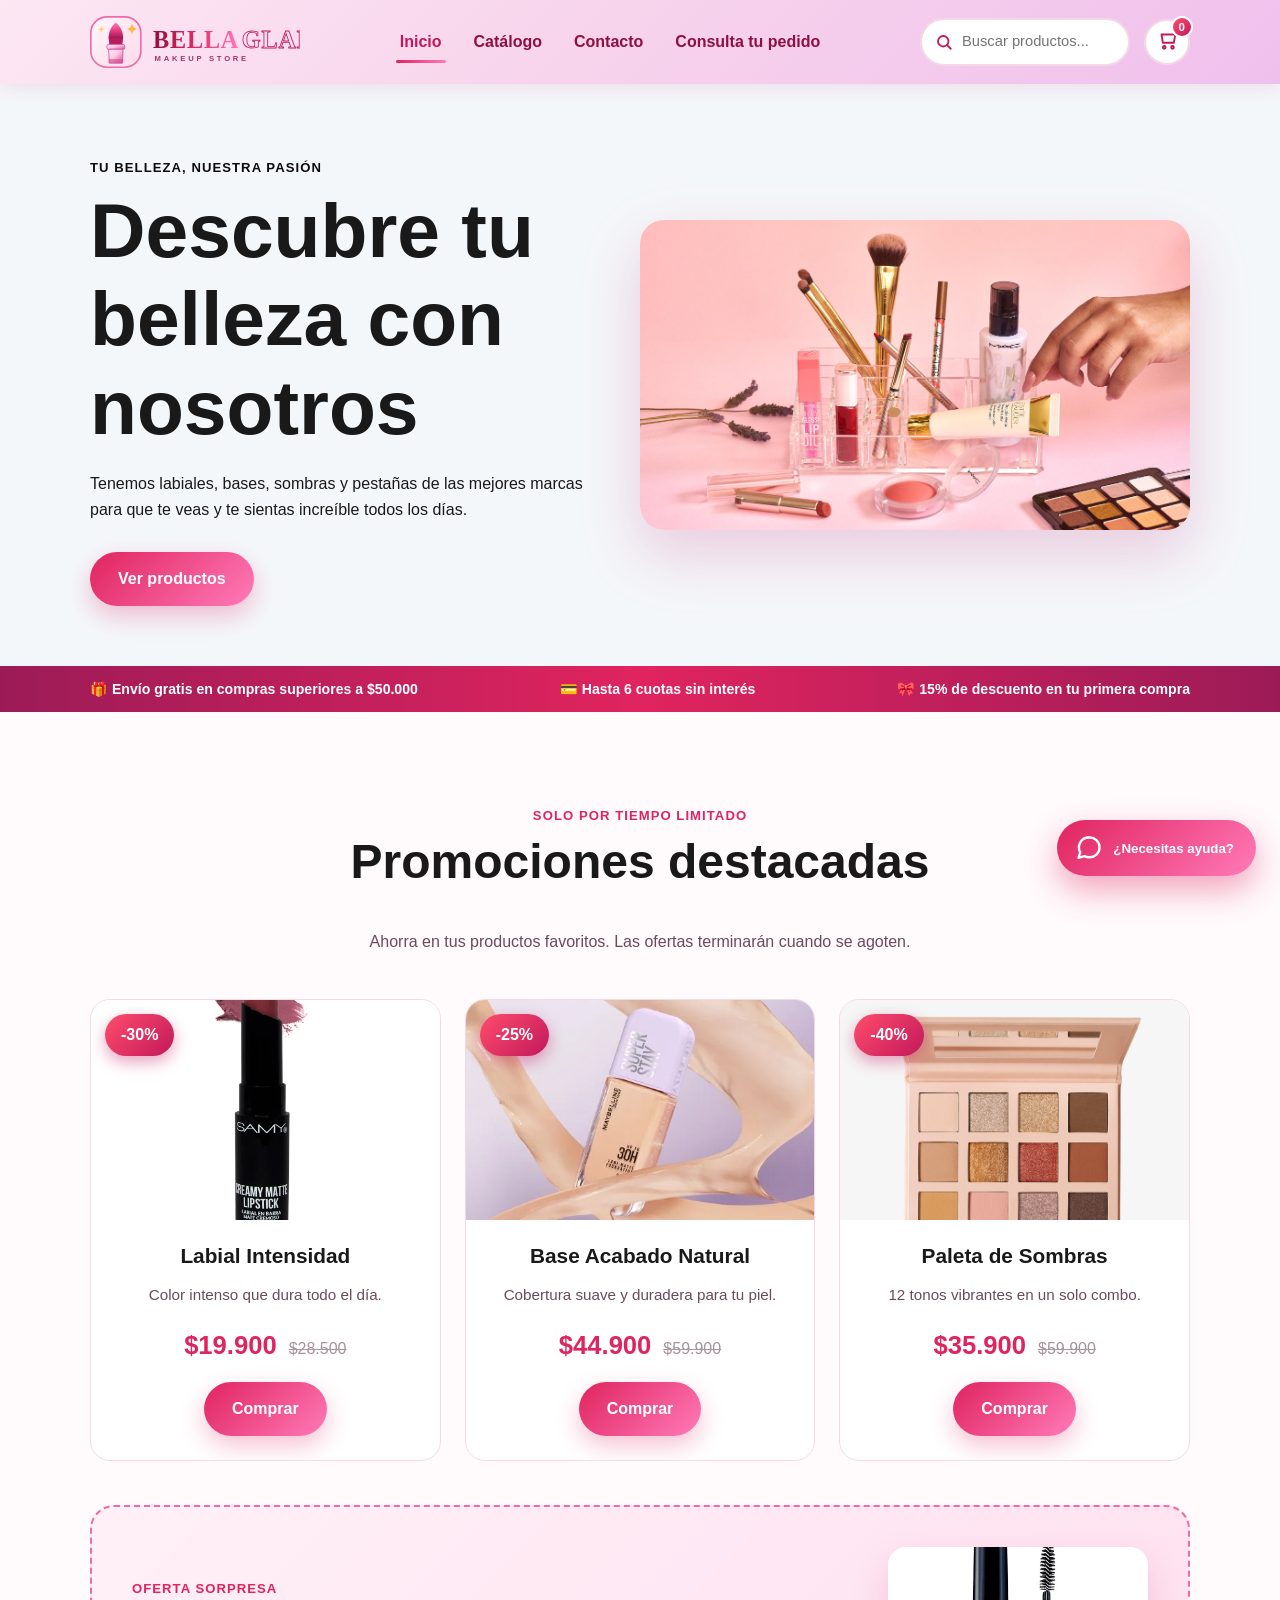
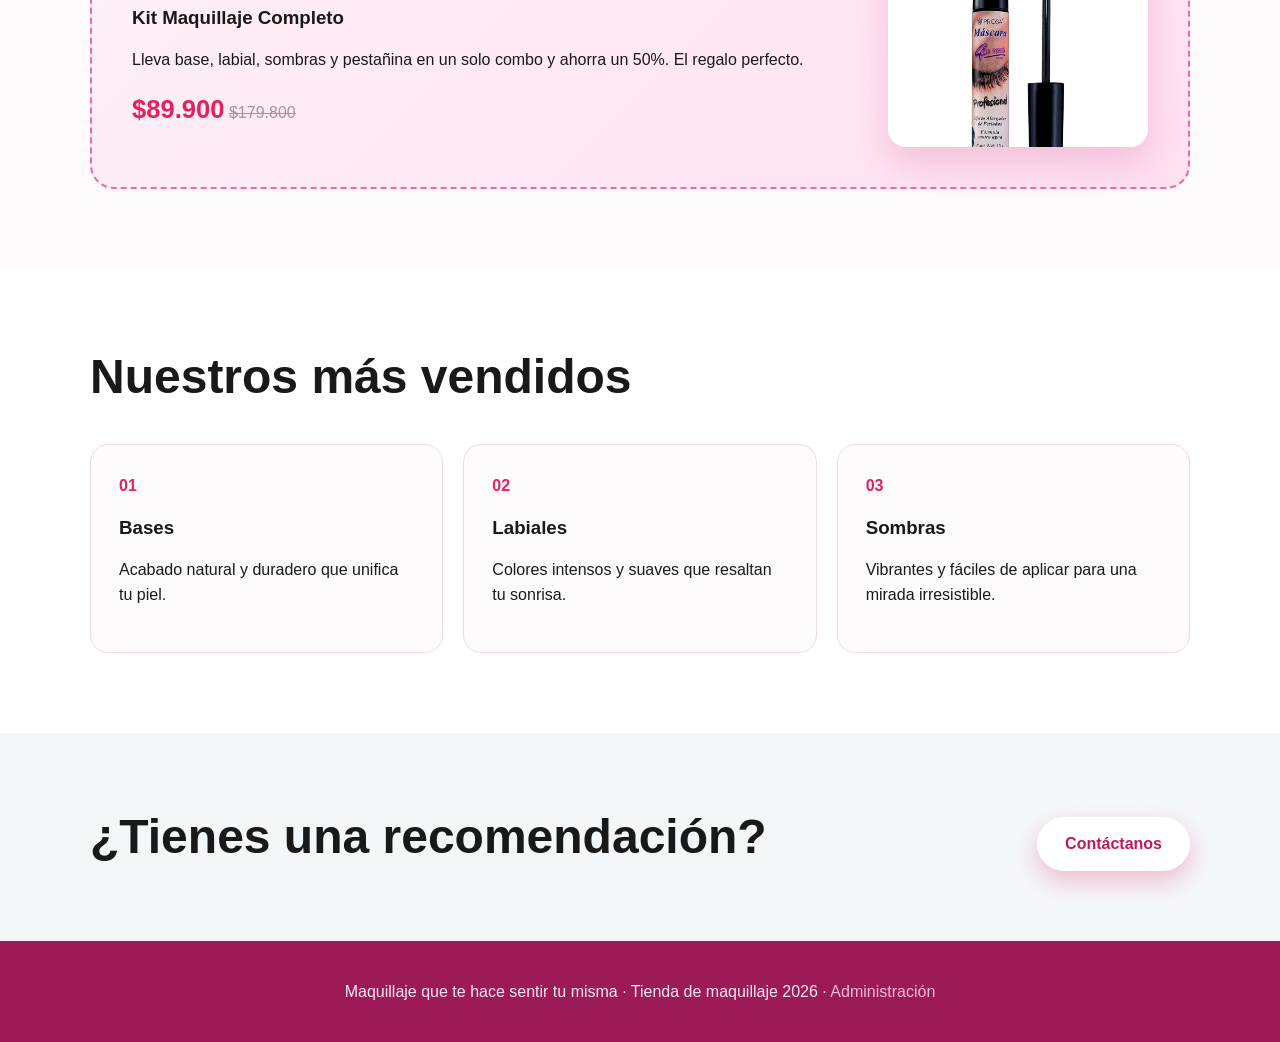
<file: index.html>
<!doctype html>
<html lang="es">
<head>
  <meta charset="UTF-8">
  <meta name="viewport" content="width=device-width, initial-scale=1">
  <meta name="description" content="Bella Glam, tu tienda de maquillaje. Labiales, bases, sombras y pestañas para que te maquilles con confianza.">
  <title>BELLA GLAM | Makeup Store</title>
  <link rel="icon" href="recursos/img/logo.svg" type="image/svg+xml">
  <link rel="stylesheet" href="estilos/style.css">
</head>
<body>

  <header class="encabezado" id="inicio">
    <div class="contenedor barra-superior">
      <a class="marca" href="index.html">
        <img class="marca-logo" src="recursos/img/logo.svg" alt="Bella Glam - Makeup Store">
      </a>
      <nav class="menu" aria-label="Menú principal">
        <a class="activo" href="index.html">Inicio</a>
        <a href="catalogo.html">Catálogo</a>
        <a href="contacto.html">Contacto</a>
        <a href="consulta.html">Consulta tu pedido</a>
      </nav>

      <div class="acciones-cabecera">
        <form class="buscador-cabecera" id="formBusquedaCabecera" role="search">
          <label class="visually-hidden" for="busquedaCabecera">Buscar productos</label>
          <input id="busquedaCabecera" type="search" placeholder="Buscar productos..." autocomplete="off">
          <span class="lupa"><svg viewBox="0 0 24 24" width="18" height="18" fill="none" stroke="currentColor" stroke-width="2.4" stroke-linecap="round" aria-hidden="true"><circle cx="11" cy="11" r="7"></circle><line x1="16.5" y1="16.5" x2="21" y2="21"></line></svg></span>
        </form>
        <button class="boton-carrito" type="button" data-abrir-carrito aria-label="Abrir carrito de compras">
          <span class="icono-carrito"><svg viewBox="0 0 24 24" width="22" height="22" fill="none" stroke="currentColor" stroke-width="2" stroke-linecap="round" stroke-linejoin="round" aria-hidden="true"><path d="M6 6h15l-1.5 9h-12z"></path><circle cx="9" cy="20" r="1.5"></circle><circle cx="18" cy="20" r="1.5"></circle></svg></span>
          <span class="contador-carrito" data-contador-carrito hidden>0</span>
        </button>
      </div>    </div>
  </header>

  <main>
    <section class="presentacion contenedor">
      <div class="presentacion-texto">
        <p class="etiqueta">Tu belleza, nuestra pasión</p>
        <h1>Descubre tu belleza con nosotros</h1>
        <p>Tenemos labiales, bases, sombras y pestañas de las mejores marcas para que te veas y te sientas increíble todos los días.</p>
        <a class="boton" href="catalogo.html">Ver productos</a>
      </div>
      <img src="recursos/img/blog_novinkymakeupZaFue0267ret169_f8f004.jpg" alt="Maquillaje de la marca Bella Glam">
    </section>

    <div class="barra-ofertas">
      <div class="contenedor">
        <span>🎁 Envío gratis en compras superiores a $50.000</span>
        <span>💳 Hasta 6 cuotas sin interés</span>
        <span>🎀 15% de descuento en tu primera compra</span>
      </div>
    </div>

    <section class="promociones">
      <div class="contenedor">
        <div class="promociones-titulo">
          <p class="etiqueta">Solo por tiempo limitado</p>
          <h2>Promociones destacadas</h2>
          <p class="promociones-intro">Ahorra en tus productos favoritos. Las ofertas terminarán cuando se agoten.</p>
        </div>

        <div class="tarjetas-promociones">
          <article class="promo">
            <span class="descuento">-30%</span>
            <img src="recursos/img/Tono-1.webp" alt="Labial en promoción">
            <div class="promo-cuerpo">
              <h3>Labial Intensidad</h3>
              <p>Color intenso que dura todo el día.</p>
              <div class="precios">
                <span class="precio-actual">$19.900</span>
                <span class="precio-anterior">$28.500</span>
              </div>
              <a class="boton" href="catalogo.html">Comprar</a>
            </div>
          </article>

          <article class="promo">
            <span class="descuento">-25%</span>
            <img src="recursos/img/base-de-maquillaje-maybelline-1.jpg" alt="Base de maquillaje en promoción">
            <div class="promo-cuerpo">
              <h3>Base Acabado Natural</h3>
              <p>Cobertura suave y duradera para tu piel.</p>
              <div class="precios">
                <span class="precio-actual">$44.900</span>
                <span class="precio-anterior">$59.900</span>
              </div>
              <a class="boton" href="catalogo.html">Comprar</a>
            </div>
          </article>

          <article class="promo">
            <span class="descuento">-40%</span>
            <img src="recursos/img/sombra.jpg" alt="Sombras en promoción">
            <div class="promo-cuerpo">
              <h3>Paleta de Sombras</h3>
              <p>12 tonos vibrantes en un solo combo.</p>
              <div class="precios">
                <span class="precio-actual">$35.900</span>
                <span class="precio-anterior">$59.900</span>
              </div>
              <a class="boton" href="catalogo.html">Comprar</a>
            </div>
          </article>
        </div>

        <div class="promo-bundle">
          <div class="promo-bundle-texto">
            <p class="etiqueta">Oferta sorpresa</p>
            <h3>Kit Maquillaje Completo</h3>
            <p>Lleva base, labial, sombras y pestañina en un solo combo y ahorra un 50%. El regalo perfecto.</p>
            <span class="precio-actual">$89.900</span>
            <span class="precio-anterior">$179.800</span>
          </div>
          <img src="recursos/img/prosaprofesional.webp" alt="Pestañina incluida en el kit">
        </div>
      </div>
    </section>

    <section class="destacados">
      <div class="contenedor">
        <h2>Nuestros más vendidos</h2>
        <div class="tarjetas">
          <article class="tarjeta">
            <span class="numero">01</span>
            <h3>Bases</h3>
            <p>Acabado natural y duradero que unifica tu piel.</p>
          </article>
          <article class="tarjeta">
            <span class="numero">02</span>
            <h3>Labiales</h3>
            <p>Colores intensos y suaves que resaltan tu sonrisa.</p>
          </article>
          <article class="tarjeta">
            <span class="numero">03</span>
            <h3>Sombras</h3>
            <p>Vibrantes y fáciles de aplicar para una mirada irresistible.</p>
          </article>
        </div>
      </div>
    </section>

    <section class="contenedor contacto">
      <h2>¿Tienes una recomendación?</h2>
      <a class="boton boton-claro" href="contacto.html">Contáctanos</a>
    </section>
  </main>

  <footer class="pie-pagina">
    <div class="contenedor">
      <p>Maquillaje que te hace sentir tu misma · Tienda de maquillaje 2026 · <a href="admin.html">Administración</a></p>
    </div>
  </footer>
  <script src="js/productos.js"></script>
  <script src="js/carrito.js"></script>
  <script src="js/busqueda.js"></script>
  <script src="js/chatbot-motor.js"></script>
  <script src="js/chatbot.js"></script>
</body>
</html>
</file>
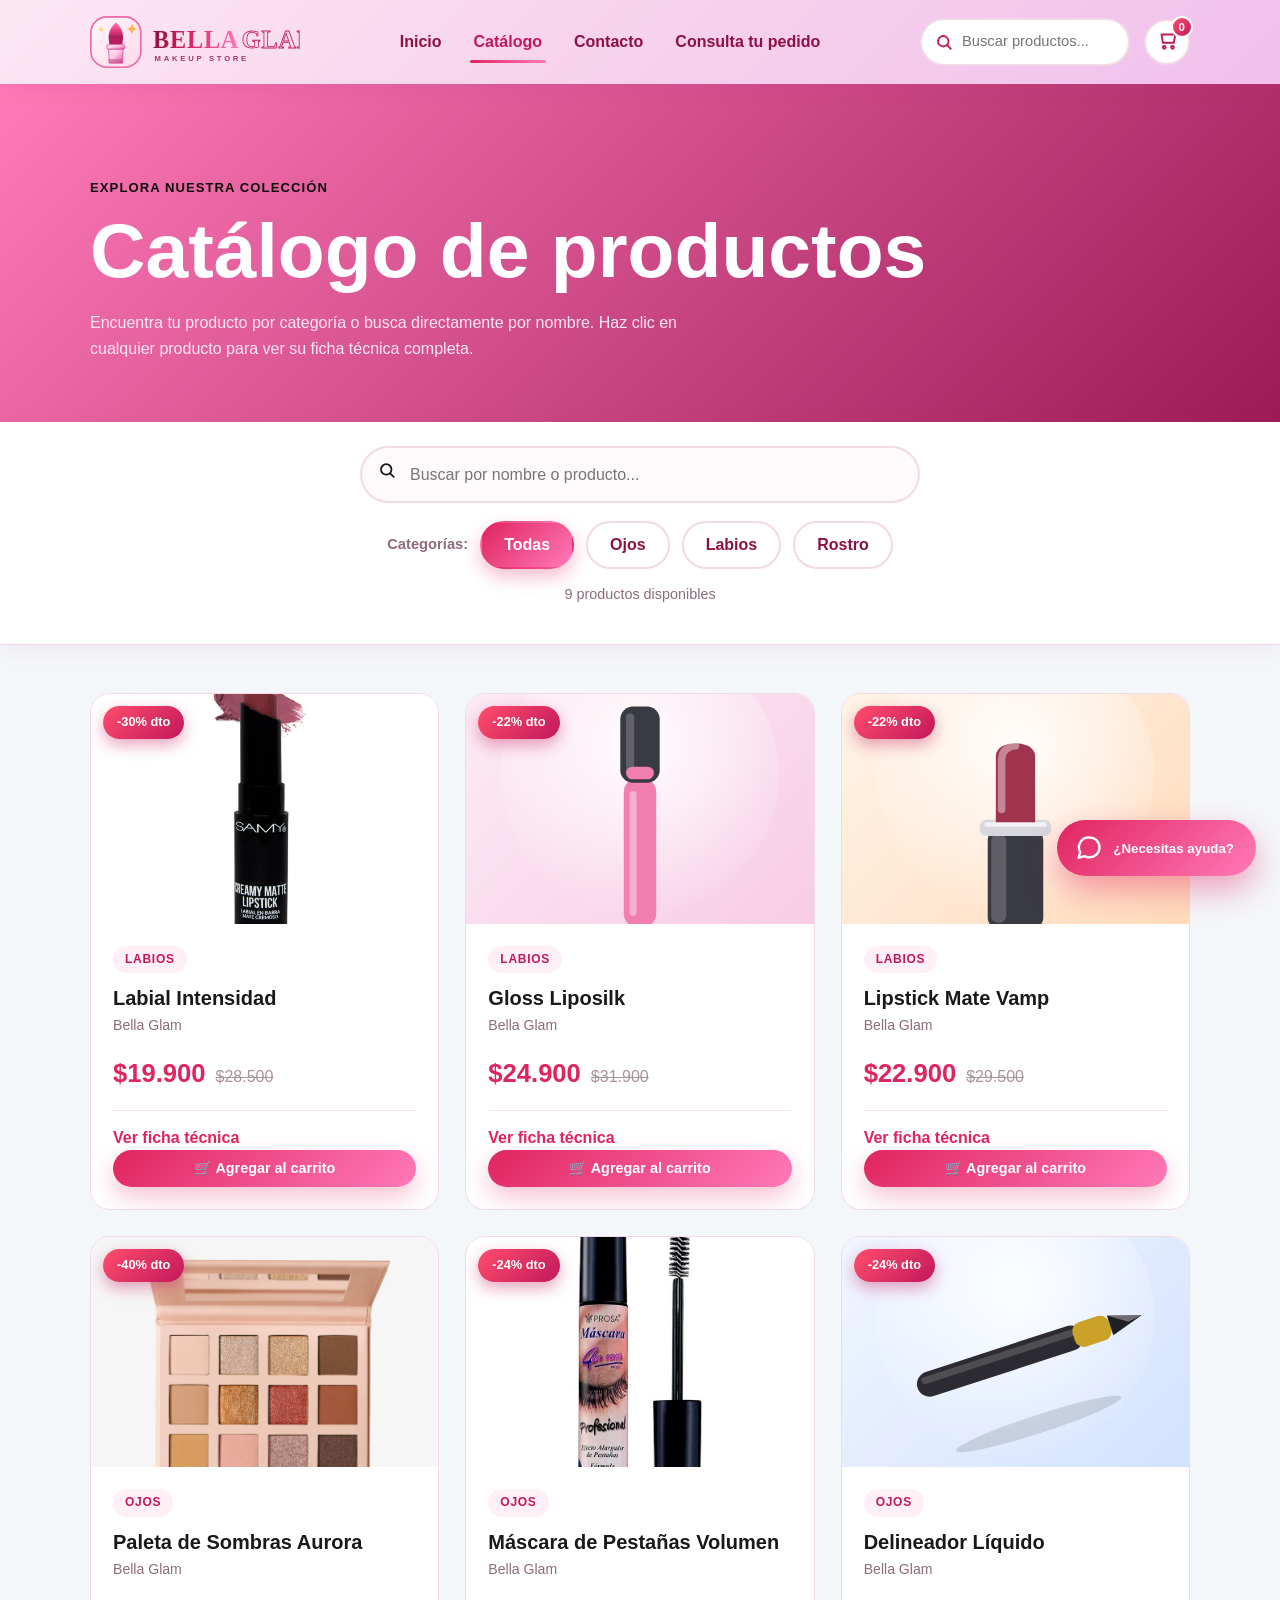
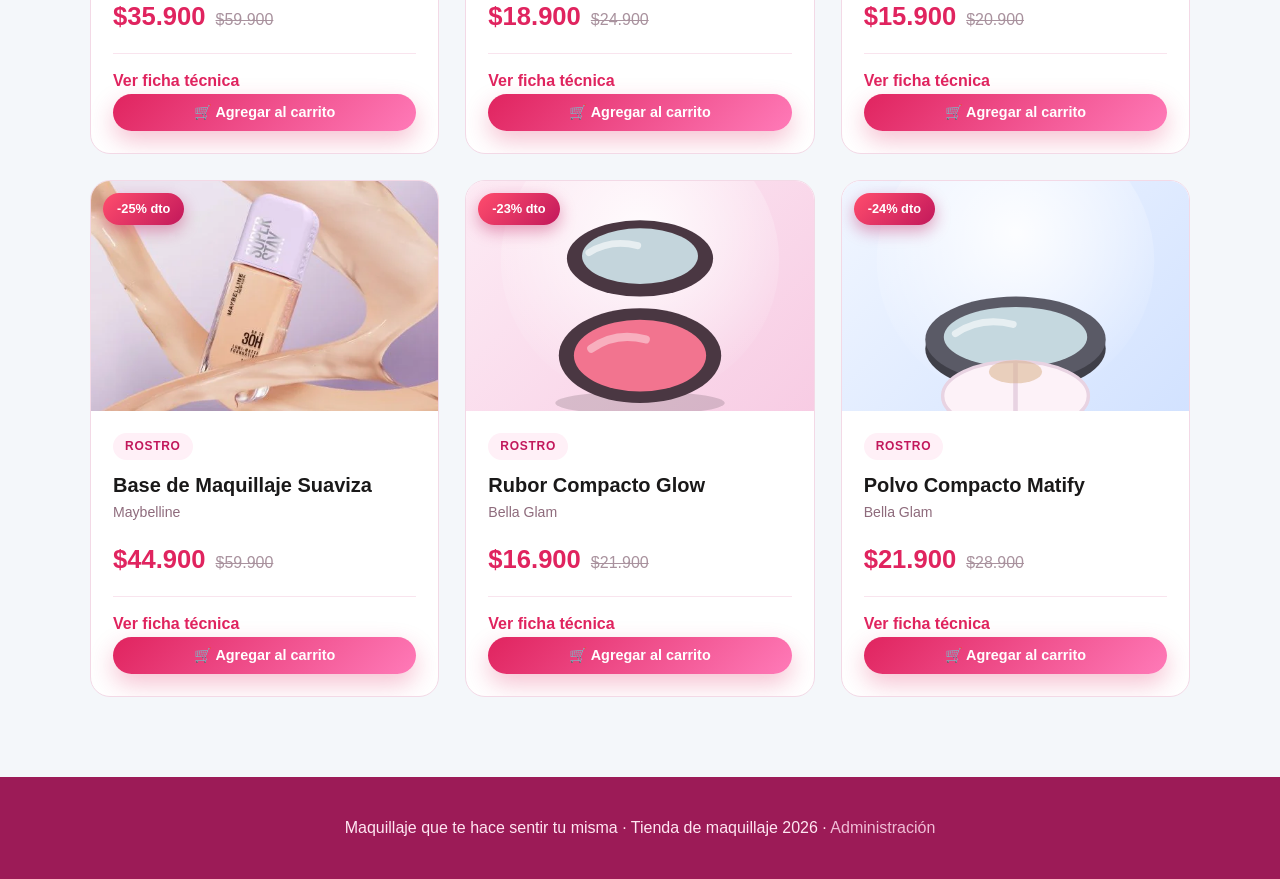
<file: catalogo.html>
<!doctype html>
<html lang="es">
<head>
  <meta charset="UTF-8">
  <meta name="viewport" content="width=device-width, initial-scale=1">
  <meta name="description" content="Catálogo de productos de Bella Glam. Filtra por categoría ojos, labios y rostro, o busca el producto que necesitas.">
  <title>Catálogo | BELLA GLAM</title>
  <link rel="icon" href="recursos/img/logo.svg" type="image/svg+xml">
  <link rel="stylesheet" href="estilos/style.css">
</head>
<body>

  <header class="encabezado">
    <div class="contenedor barra-superior">
      <a class="marca" href="index.html">
        <img class="marca-logo" src="recursos/img/logo.svg" alt="Bella Glam - Makeup Store">
      </a>
      <nav class="menu" aria-label="Menú principal">
        <a href="index.html">Inicio</a>
        <a class="activo" href="catalogo.html">Catálogo</a>
        <a href="contacto.html">Contacto</a>
        <a href="consulta.html">Consulta tu pedido</a>
      </nav>

      <div class="acciones-cabecera">
        <form class="buscador-cabecera" id="formBusquedaCabecera" role="search">
          <label class="visually-hidden" for="busquedaCabecera">Buscar productos</label>
          <input id="busquedaCabecera" type="search" placeholder="Buscar productos..." autocomplete="off">
          <span class="lupa"><svg viewBox="0 0 24 24" width="18" height="18" fill="none" stroke="currentColor" stroke-width="2.4" stroke-linecap="round" aria-hidden="true"><circle cx="11" cy="11" r="7"></circle><line x1="16.5" y1="16.5" x2="21" y2="21"></line></svg></span>
        </form>
        <button class="boton-carrito" type="button" data-abrir-carrito aria-label="Abrir carrito de compras">
          <span class="icono-carrito"><svg viewBox="0 0 24 24" width="22" height="22" fill="none" stroke="currentColor" stroke-width="2" stroke-linecap="round" stroke-linejoin="round" aria-hidden="true"><path d="M6 6h15l-1.5 9h-12z"></path><circle cx="9" cy="20" r="1.5"></circle><circle cx="18" cy="20" r="1.5"></circle></svg></span>
          <span class="contador-carrito" data-contador-carrito hidden>0</span>
        </button>
      </div>    </div>
  </header>

  <main>
    <section class="titulo-pagina">
      <div class="contenedor">
        <p class="etiqueta">Explora nuestra colección</p>
        <h1>Catálogo de productos</h1>
        <p>Encuentra tu producto por categoría o busca directamente por nombre. Haz clic en cualquier producto para ver su ficha técnica completa.</p>
      </div>
    </section>

    <!-- Herramientas de búsqueda y filtros -->
    <section class="herramientas">
      <div class="contenedor">
        <div class="buscador">
          <label class="visually-hidden" for="busqueda">Buscar productos</label>
          <input id="busqueda" type="search" placeholder="Buscar por nombre o producto..." autocomplete="off">
          <span class="lupa"><svg viewBox="0 0 24 24" width="18" height="18" fill="none" stroke="currentColor" stroke-width="2.4" stroke-linecap="round" aria-hidden="true"><circle cx="11" cy="11" r="7"></circle><line x1="16.5" y1="16.5" x2="21" y2="21"></line></svg></span>
          <button class="limpiar-busqueda" id="limpiarBusqueda" type="button" aria-label="Limpiar búsqueda">✕</button>
        </div>

        <div class="filtros" role="group" aria-label="Filtrar por categoría">
          <span class="filtros-etiqueta">Categorías:</span>
          <button class="filtro activo" data-categoria="todas" type="button">Todas</button>
          <button class="filtro" data-categoria="ojos" type="button">Ojos</button>
          <button class="filtro" data-categoria="labios" type="button">Labios</button>
          <button class="filtro" data-categoria="rostro" type="button">Rostro</button>
        </div>

        <p class="conteo-resultados" id="conteo" aria-live="polite"></p>
      </div>
    </section>

    <!-- Rejilla de productos -->
    <section class="contenedor seccion-catalogo">
      <div class="rejilla-productos" id="rejilla"></div>

      <div class="sin-resultados" id="sinResultados" hidden>
        <p class="sin-resultados-icono">🔍</p>
        <h2>No encontramos productos</h2>
        <p>Prueba con otro nombre o selecciona una categoría diferente.</p>
        <button class="boton" id="restablecer" type="button">Ver todos los productos</button>
      </div>
    </section>
  </main>

  <footer class="pie-pagina">
    <div class="contenedor">
      <p>Maquillaje que te hace sentir tu misma · Tienda de maquillaje 2026 · <a href="admin.html">Administración</a></p>
    </div>
  </footer>

  <!-- Ficha técnica (ventana emergente) -->
  <div class="ficha-overlay" id="fichaOverlay" hidden>
    <div class="ficha" role="dialog" aria-modal="true" aria-labelledby="fichaNombre">
      <button class="ficha-cerrar" id="fichaCerrar" type="button" aria-label="Cerrar ficha">✕</button>

      <div class="ficha-izq">
        <div class="ficha-imagen-principal">
          <img id="fichaImagen" alt="">
        </div>
        <div class="ficha-miniaturas" id="fichaMiniaturas"></div>
      </div>

      <div class="ficha-der">
        <span class="ficha-categoria" id="fichaCategoria"></span>
        <h2 id="fichaNombre"></h2>
        <p class="ficha-marca" id="fichaMarca"></p>

        <div class="ficha-precios">
          <span class="precio-actual" id="fichaPrecio"></span>
          <span class="precio-anterior" id="fichaPrecioAnterior"></span>
          <span class="ficha-ahorro" id="fichaAhorro"></span>
        </div>

        <div class="ficha-bloque">
          <h3>Descripción</h3>
          <p id="fichaDescripcion"></p>
        </div>

        <div class="ficha-bloque">
          <h3>Color o tono</h3>
          <div class="selector-tono">
            <div class="tono-circulos" id="fichaTonos" role="radiogroup" aria-label="Seleccionar tono"></div>
            <p class="tono-seleccionado">Tono seleccionado: <strong id="fichaTonoNombre"></strong></p>
          </div>
        </div>

        <div class="ficha-bloque">
          <h3>Modo de uso</h3>
          <ol class="ficha-uso" id="fichaUso"></ol>
        </div>

        <div class="ficha-acciones">
          <button class="boton boton-agregar" id="agregarAlCarrito" type="button">
            🛒 Agregar al carrito
          </button>
          <a class="boton boton-claro" href="contacto.html">Pedir por este producto</a>
        </div>
      </div>
    </div>
  </div>

  <script src="js/productos.js"></script>
  <script src="js/carrito.js"></script>
  <script src="js/busqueda.js"></script>
  <script src="js/chatbot-motor.js"></script>
  <script src="js/chatbot.js"></script>
  <script src="js/catalogo.js"></script>
</body>
</html>
</file>
<file: estilos/style.css>
* {
 box-sizing: border-box;
}

html {
 scroll-behavior: smooth;
}

body {
 margin: 0;
 color: #1a1919;
 background: #f4f7fa;
 font-family: Arial, Helvetica, sans-serif;
 line-height: 1.6;
}

/* Animación de entrada */
@keyframes aparecer {
 from {
  opacity: 0;
  transform: translateY(24px);
 }
 to {
  opacity: 1;
  transform: translateY(0);
 }
}

img {
 display: block;
 max-width: 100%;
}

.contenedor {
 width: min(1100px, calc(100% - 40px));
 margin: 0 auto;
}

/* 2. Parte superior y menú */
.encabezado {
  color: rgb(127, 202, 236);
  background: linear-gradient(135deg, #fde7f3 0%, #f7d4ec 45%, #f0c0ed 100%);
  box-shadow: 0 4px 18px rgba(196, 52, 122, 0.12);
  position: sticky;
  top: 0;
  z-index: 10;
}

.barra-superior {
  display: flex;
  align-items: center;
  justify-content: space-between;
  gap: 24px;
  min-height: 84px;
}

.marca {
  display: inline-flex;
  align-items: center;
  text-decoration: none;
  transition: transform 0.3s ease;
}

.marca:hover {
  transform: scale(1.05) rotate(-2deg);
}

.marca-logo {
  width: 210px;
  height: auto;
  display: block;
}

.menu {
  display: flex;
  gap: 24px;
}

.menu a {
  position: relative;
  padding: 8px 4px;
  color: #8e1042;
  font-weight: bold;
  text-decoration: none;
  transition: color 0.25s ease;
}

.menu a::after {
  content: "";
  position: absolute;
  left: 0;
  bottom: 0;
  width: 0;
  height: 3px;
  border-radius: 3px;
  background: linear-gradient(90deg, #e0245f, #ff7ab8);
  transition: width 0.25s ease;
}

.menu a:hover {
  color: #e0245f;
}

.menu a:hover::after {
  width: 100%;
}

.menu a.activo {
  color: #c2185b;
}

.menu a.activo::after {
  width: 100%;
}

/* 3. Presentación principal */
.presentacion {
  display: flex;
  align-items: center;
  gap: 56px;
  min-height: 560px;
  padding-top: 60px;
  padding-bottom: 60px;
  animation: aparecer 0.8s ease both;
}

.presentacion-texto,
.presentacion img {
  width: 50%;
}

.presentacion img {
  border-radius: 24px;
  box-shadow: 0 24px 60px rgba(196, 52, 122, 0.22);
}

.etiqueta {
 margin-bottom: 8px;
 color: #0e0c0b;
 font-size: 0.82rem;
 font-weight: bold;
 letter-spacing: 0.08em;
 text-transform: uppercase;
}

h1,
h2,
h3 {
 margin-top: 0;
 line-height: 1.15;
}

h1 {
 margin-bottom: 20px;
 font-size: clamp(2.5rem, 6vw, 4.8rem);
}

h2 {
 font-size: clamp(2rem, 4vw, 3rem);
}

.boton {
  display: inline-block;
  margin-top: 14px;
  padding: 14px 28px;
  color: #ffffff;
  background: linear-gradient(135deg, #e0245f, #ff7ab8);
  border: none;
  border-radius: 999px;
  box-shadow: 0 10px 24px rgba(224, 36, 95, 0.28);
  cursor: pointer;
  font-weight: bold;
  text-decoration: none;
  transition: transform 0.25s ease, box-shadow 0.25s ease;
}

.boton:hover {
  background: linear-gradient(135deg, #c2185b, #ff5fa2);
  box-shadow: 0 14px 30px rgba(224, 36, 95, 0.38);
  transform: translateY(-3px);
}

/* 3. Barra de ofertas */
.barra-ofertas {
  padding: 12px 0;
  color: #ffffff;
  background: linear-gradient(90deg, #9c1b57, #e0245f, #9c1b57);
  font-size: 0.88rem;
  font-weight: bold;
}

.barra-ofertas .contenedor {
  display: flex;
  justify-content: space-between;
  gap: 24px;
}

/* 4. Promociones */
.promociones {
  padding: 80px 0;
  background: #fffafc;
}

.promociones-titulo {
  max-width: 640px;
  margin: 0 auto;
  text-align: center;
}

.promociones-titulo .etiqueta {
  color: #e0245f;
}

.promociones-intro {
  color: #6b4a5c;
}

.tarjetas-promociones {
  display: grid;
  grid-template-columns: repeat(3, 1fr);
  gap: 24px;
  margin-top: 44px;
}

.promo {
  position: relative;
  overflow: hidden;
  background: #ffffff;
  border: 1px solid #f3d9e6;
  border-radius: 20px;
  transition: transform 0.3s ease, box-shadow 0.3s ease;
}

.promo:hover {
  transform: translateY(-10px);
  box-shadow: 0 26px 50px rgba(196, 52, 122, 0.2);
}

.promo img {
  width: 100%;
  height: 220px;
  object-fit: cover;
}

.descuento {
  position: absolute;
  top: 14px;
  left: 14px;
  padding: 8px 16px;
  color: #ffffff;
  background: linear-gradient(135deg, #ff4d6d, #c2185b);
  border-radius: 999px;
  box-shadow: 0 6px 16px rgba(194, 24, 91, 0.4);
  font-weight: bold;
  z-index: 1;
}

.promo-cuerpo {
  padding: 24px;
  text-align: center;
}

.promo-cuerpo h3 {
  margin: 0 0 8px;
  font-size: 1.3rem;
}

.promo-cuerpo p {
  color: #6b4a5c;
  font-size: 0.95rem;
}

.precios {
  display: flex;
  align-items: baseline;
  justify-content: center;
  gap: 12px;
  margin: 18px 0 6px;
}

.precio-actual {
  color: #e0245f;
  font-size: 1.6rem;
  font-weight: bold;
}

.precio-anterior {
  color: #a9929e;
  text-decoration: line-through;
}

.promo .boton {
  margin-top: 10px;
}

/* Kit promocional */
.promo-bundle {
  display: flex;
  align-items: center;
  gap: 40px;
  margin-top: 44px;
  padding: 40px;
  background: linear-gradient(135deg, #fff0f7, #ffe0ef);
  border: 2px dashed #f06aa8;
  border-radius: 24px;
}

.promo-bundle-texto {
  flex: 1;
}

.promo-bundle-texto .etiqueta {
  color: #e0245f;
}

.promo-bundle img {
  width: 260px;
  height: 200px;
  object-fit: cover;
  border-radius: 18px;
  box-shadow: 0 16px 36px rgba(196, 52, 122, 0.2);
}

/* Cabecera: buscador global y botón de carrito */
.acciones-cabecera {
  display: flex;
  align-items: center;
  gap: 14px;
}

.buscador-cabecera {
  position: relative;
}

.buscador-cabecera input {
  width: 210px;
  padding: 10px 14px 10px 40px;
  border: 2px solid #f3d9e6;
  border-radius: 999px;
  background: #ffffff;
  font: inherit;
  font-size: 0.92rem;
  transition: width 0.3s ease, border-color 0.25s ease, box-shadow 0.25s ease;
}

.buscador-cabecera input:focus {
  outline: none;
  width: 260px;
  border-color: #e0245f;
  box-shadow: 0 0 0 4px rgba(224, 36, 95, 0.12);
}

.buscador-cabecera .lupa {
  position: absolute;
  top: 50%;
  left: 15px;
  display: flex;
  color: #c2185b;
  transform: translateY(-50%);
  pointer-events: none;
}

.boton-carrito {
  position: relative;
  display: flex;
  align-items: center;
  justify-content: center;
  width: 46px;
  height: 46px;
  border: 2px solid #f3d9e6;
  border-radius: 50%;
  background: #ffffff;
  color: #c2185b;
  cursor: pointer;
  transition: all 0.25s ease;
}

.boton-carrito:hover {
  border-color: #e0245f;
  background: #fff0f7;
  color: #e0245f;
  transform: translateY(-2px);
}

.contador-carrito {
  position: absolute;
  top: -5px;
  right: -5px;
  display: flex;
  align-items: center;
  justify-content: center;
  min-width: 22px;
  height: 22px;
  padding: 0 6px;
  color: #ffffff;
  background: linear-gradient(135deg, #ff4d6d, #c2185b);
  border: 2px solid #ffffff;
  border-radius: 999px;
  font-size: 0.72rem;
  font-weight: bold;
  animation: rebote 0.4s ease;
}

@keyframes rebote {
  0% { transform: scale(0); }
  60% { transform: scale(1.35); }
  100% { transform: scale(1); }
}

/* Botón agregar al carrito */
.boton-agregar {
  width: 100%;
  margin-top: 12px;
  text-align: center;
}

.producto .boton-agregar {
  width: auto;
  margin-top: 0;
  padding: 10px 20px;
  font-size: 0.9rem;
}

.producto:hover .boton-agregar {
  background: linear-gradient(135deg, #c2185b, #ff7ab8);
}

.ficha-acciones {
  display: flex;
  flex-wrap: wrap;
  gap: 12px;
  margin-top: 6px;
}

.ficha-acciones .boton {
  flex: 1;
  min-width: 180px;
  margin-top: 0;
  text-align: center;
}

/* Panel lateral del carrito */
.carrito-overlay {
  position: fixed;
  inset: 0;
  z-index: 120;
  display: flex;
  justify-content: flex-end;
  background: rgba(58, 20, 38, 0.55);
  backdrop-filter: blur(3px);
  animation: aparecer 0.25s ease both;
}

.carrito-overlay[hidden] {
  display: none;
}

.carrito-panel {
  display: flex;
  flex-direction: column;
  width: min(420px, 100%);
  height: 100%;
  background: #ffffff;
  box-shadow: -20px 0 50px rgba(58, 20, 38, 0.3);
  animation: entrarPanel 0.3s ease both;
}

@keyframes entrarPanel {
  from { transform: translateX(100%); }
  to { transform: translateX(0); }
}

.carrito-cabecera {
  display: flex;
  align-items: center;
  justify-content: space-between;
  padding: 22px 24px;
  color: #ffffff;
  background: linear-gradient(135deg, #e0245f, #ff7ab8);
}

.carrito-cabecera h2 {
  margin: 0;
  font-size: 1.3rem;
}

.carrito-cerrar {
  width: 34px;
  height: 34px;
  border: none;
  border-radius: 50%;
  background: rgba(255, 255, 255, 0.25);
  color: #ffffff;
  cursor: pointer;
}

.carrito-cerrar:hover {
  background: rgba(255, 255, 255, 0.4);
}

.carrito-cuerpo {
  flex: 1;
  overflow-y: auto;
  padding: 20px 24px;
}

.carrito-item {
  display: flex;
  gap: 14px;
  padding: 16px 0;
  border-bottom: 1px solid #f9e4ee;
}

.carrito-item img {
  width: 74px;
  height: 74px;
  object-fit: cover;
  background: #fff0f7;
  border-radius: 12px;
}

.carrito-item-info {
  flex: 1;
}

.carrito-item-info h3 {
  margin: 0 0 4px;
  font-size: 1rem;
}

.carrito-item-tono {
  margin: 0 0 4px;
  color: #8e6b7c;
  font-size: 0.82rem;
}

.carrito-item-precio {
  color: #e0245f;
  font-weight: bold;
}

.carrito-item-controles {
  display: flex;
  align-items: center;
  gap: 10px;
  margin-top: 10px;
}

.carrito-item-controles button {
  width: 28px;
  height: 28px;
  border: 1px solid #f3d9e6;
  border-radius: 50%;
  background: #ffffff;
  color: #c2185b;
  cursor: pointer;
  font-weight: bold;
  line-height: 1;
}

.carrito-item-controles button:hover {
  border-color: #e0245f;
  background: #fff0f7;
}

.carrito-item-quitar {
  width: auto !important;
  height: auto !important;
  margin-left: auto;
  padding: 4px 10px;
  border-radius: 999px;
  color: #c2185b !important;
  font-size: 0.78rem;
}

.carrito-vacio {
  padding: 60px 10px;
  text-align: center;
}

.carrito-vacio-icono {
  margin: 0;
  font-size: 3rem;
}

.carrito-vacio h3 {
  margin: 12px 0 6px;
}

.carrito-vacio .boton {
  margin-top: 18px;
}

.carrito-pie {
  padding: 20px 24px;
  background: #fffafc;
  border-top: 1px solid #f3d9e6;
}

.carrito-total {
  display: flex;
  align-items: baseline;
  justify-content: space-between;
  margin-bottom: 14px;
}

.carrito-total strong {
  color: #e0245f;
  font-size: 1.6rem;
}

.carrito-pie .boton {
  width: 100%;
  margin-top: 0;
  text-align: center;
}

.carrito-vaciar {
  width: 100%;
  margin-top: 10px;
  padding: 8px;
  border: none;
  background: none;
  color: #8e6b7c;
  cursor: pointer;
  font: inherit;
  font-size: 0.88rem;
  text-decoration: underline;
}

.carrito-vaciar:hover {
  color: #c2185b;
}

/* Aviso flotante */
.aviso-carrito {
  position: fixed;
  right: 24px;
  bottom: 24px;
  z-index: 200;
  padding: 14px 22px;
  color: #ffffff;
  background: linear-gradient(135deg, #2e9e5b, #1f7a45);
  border-radius: 999px;
  box-shadow: 0 14px 30px rgba(46, 158, 91, 0.35);
  font-weight: bold;
  opacity: 0;
  transform: translateY(20px);
  pointer-events: none;
  transition: opacity 0.3s ease, transform 0.3s ease;
}

.aviso-carrito.visible {
  opacity: 1;
  transform: translateY(0);
}

/* Chatbot de Bella Glam */
#chatbot {
  position: fixed;
  right: 24px;
  bottom: 24px;
  z-index: 150;
}

.chatbot-boton {
  display: flex;
  align-items: center;
  gap: 10px;
  padding: 14px 22px 14px 18px;
  border: none;
  border-radius: 999px;
  background: linear-gradient(135deg, #e0245f, #ff7ab8);
  box-shadow: 0 14px 32px rgba(224, 36, 95, 0.4);
  color: #ffffff;
  cursor: pointer;
  font-weight: bold;
  transition: transform 0.25s ease, box-shadow 0.25s ease;
}

.chatbot-boton:hover {
  transform: translateY(-3px) scale(1.03);
  box-shadow: 0 18px 40px rgba(224, 36, 95, 0.5);
}

.chatbot-boton.oculto {
  display: none;
}

.chatbot-panel {
  display: flex;
  flex-direction: column;
  width: 360px;
  height: 540px;
  overflow: hidden;
  background: #ffffff;
  border-radius: 20px;
  box-shadow: 0 24px 60px rgba(58, 20, 38, 0.32);
  animation: aparecerChat 0.3s ease both;
}

.chatbot-panel[hidden] {
  display: none;
}

@keyframes aparecerChat {
  from {
    opacity: 0;
    transform: translateY(20px) scale(0.95);
  }
  to {
    opacity: 1;
    transform: translateY(0) scale(1);
  }
}

.chatbot-cabecera {
  display: flex;
  align-items: center;
  justify-content: space-between;
  padding: 16px 18px;
  color: #ffffff;
  background: linear-gradient(135deg, #c2185b, #ff7ab8);
}

.chatbot-identidad {
  display: flex;
  align-items: center;
  gap: 12px;
}

.chatbot-avatar {
  display: flex;
  align-items: center;
  justify-content: center;
  width: 40px;
  height: 40px;
  background: #ffffff;
  border-radius: 50%;
  color: #c2185b;
  font-size: 0.85rem;
  font-weight: bold;
}

.chatbot-cabecera h2 {
  margin: 0;
  font-size: 1rem;
}

.chatbot-estado {
  display: flex;
  align-items: center;
  gap: 6px;
  margin: 2px 0 0;
  font-size: 0.75rem;
  opacity: 0.95;
}

.punto-online {
  width: 8px;
  height: 8px;
  background: #4ade80;
  border-radius: 50%;
}

.chatbot-cerrar {
  width: 30px;
  height: 30px;
  border: none;
  border-radius: 50%;
  background: rgba(255, 255, 255, 0.22);
  color: #ffffff;
  cursor: pointer;
}

.chatbot-cerrar:hover {
  background: rgba(255, 255, 255, 0.4);
}

.chatbot-acciones {
  display: flex;
  align-items: center;
  gap: 8px;
}

.chatbot-limpiar {
  width: 32px;
  height: 32px;
  border: none;
  border-radius: 50%;
  background: rgba(255, 255, 255, 0.22);
  color: #ffffff;
  cursor: pointer;
  font-size: 0.95rem;
  line-height: 1;
}

.chatbot-limpiar:hover {
  background: rgba(255, 255, 255, 0.4);
}

.chatbot-mensajes {
  flex: 1;
  overflow-y: auto;
  padding: 18px;
  background: #fffafc;
}

.chatbot-mensaje {
  max-width: 86%;
  margin-bottom: 12px;
  padding: 12px 15px;
  border-radius: 16px;
  font-size: 0.9rem;
  line-height: 1.5;
  word-wrap: break-word;
}

.chatbot-bot {
  background: #ffffff;
  border: 1px solid #f3d9e6;
  border-bottom-left-radius: 4px;
  color: #3a2a33;
  animation: aparecer 0.25s ease both;
}

.chatbot-usuario {
  margin-left: auto;
  color: #ffffff;
  background: linear-gradient(135deg, #e0245f, #ff7ab8);
  border-bottom-right-radius: 4px;
  animation: aparecer 0.25s ease both;
}

.chatbot-escribiendo {
  display: flex;
  gap: 4px;
  padding: 14px 16px;
}

.chatbot-escribiendo span {
  width: 7px;
  height: 7px;
  background: #e0a3bd;
  border-radius: 50%;
  animation: parpadeo 1.3s infinite ease-in-out;
}

.chatbot-escribiendo span:nth-child(2) {
  animation-delay: 0.18s;
}

.chatbot-escribiendo span:nth-child(3) {
  animation-delay: 0.36s;
}

@keyframes parpadeo {
  0%, 60%, 100% { transform: translateY(0); opacity: 0.5; }
  30% { transform: translateY(-6px); opacity: 1; }
}

.chatbot-sugerencias {
  display: flex;
  flex-wrap: wrap;
  gap: 8px;
  padding: 12px 18px;
  background: #ffffff;
  border-top: 1px solid #f9e4ee;
}

.chatbot-sugerencias:empty {
  display: none;
}

.chatbot-chip {
  padding: 7px 14px;
  border: 1px solid #f3d9e6;
  border-radius: 999px;
  background: #ffffff;
  color: #c2185b;
  cursor: pointer;
  font: inherit;
  font-size: 0.82rem;
  transition: all 0.2s ease;
}

.chatbot-chip:hover {
  border-color: #e0245f;
  background: #fff0f7;
}

.chatbot-formulario {
  display: flex;
  gap: 8px;
  padding: 14px 18px;
  background: #ffffff;
  border-top: 1px solid #f9e4ee;
}

.chatbot-formulario input {
  flex: 1;
  padding: 11px 16px;
  border: 2px solid #f3d9e6;
  border-radius: 999px;
  font: inherit;
  font-size: 0.9rem;
}

.chatbot-formulario input:focus {
  outline: none;
  border-color: #e0245f;
}

.chatbot-formulario button {
  display: flex;
  align-items: center;
  justify-content: center;
  width: 44px;
  height: 44px;
  border: none;
  border-radius: 50%;
  background: linear-gradient(135deg, #e0245f, #ff7ab8);
  color: #ffffff;
  cursor: pointer;
  transition: transform 0.2s ease;
}

.chatbot-formulario button:hover {
  transform: scale(1.08);
}

/* Catálogo: buscador, filtros y rejilla */
.visually-hidden {
  position: absolute;
  width: 1px;
  height: 1px;
  overflow: hidden;
  clip: rect(0 0 0 0);
  white-space: nowrap;
}

.herramientas {
  position: sticky;
  top: 84px;
  z-index: 9;
  padding: 24px 0;
  background: #ffffff;
  border-bottom: 1px solid #f3d9e6;
  box-shadow: 0 6px 18px rgba(196, 52, 122, 0.07);
}

.buscador {
  position: relative;
  max-width: 560px;
  margin: 0 auto;
}

.buscador input {
  width: 100%;
  padding: 14px 46px 14px 48px;
  border: 2px solid #f3d9e6;
  border-radius: 999px;
  background: #fffafc;
  font: inherit;
  transition: border-color 0.25s ease, box-shadow 0.25s ease;
}

.buscador input:focus {
  outline: none;
  border-color: #e0245f;
  box-shadow: 0 0 0 4px rgba(224, 36, 95, 0.12);
}

.lupa {
  position: absolute;
  top: 50%;
  left: 18px;
  transform: translateY(-50%);
  pointer-events: none;
}

.limpiar-busqueda {
  position: absolute;
  top: 50%;
  right: 14px;
  transform: translateY(-50%);
  width: 26px;
  height: 26px;
  border: none;
  border-radius: 50%;
  background: #f3d9e6;
  color: #8e1042;
  cursor: pointer;
  font-size: 0.8rem;
  line-height: 1;
}

.limpiar-busqueda:hover {
  background: #e0245f;
  color: #ffffff;
}

.filtros {
  display: flex;
  flex-wrap: wrap;
  align-items: center;
  justify-content: center;
  gap: 12px;
  margin-top: 18px;
}

.filtros-etiqueta {
  color: #8e6b7c;
  font-weight: bold;
  font-size: 0.92rem;
}

.filtro {
  padding: 9px 22px;
  border: 2px solid #f3d9e6;
  border-radius: 999px;
  background: #ffffff;
  color: #8e1042;
  cursor: pointer;
  font: inherit;
  font-weight: bold;
  transition: all 0.25s ease;
}

.filtro:hover {
  border-color: #ff7ab8;
  background: #fff0f7;
  transform: translateY(-2px);
}

.filtro.activo {
  border-color: transparent;
  background: linear-gradient(135deg, #e0245f, #ff7ab8);
  color: #ffffff;
  box-shadow: 0 8px 18px rgba(224, 36, 95, 0.3);
}

.conteo-resultados {
  margin-top: 14px;
  color: #8e6b7c;
  font-size: 0.9rem;
  text-align: center;
}

.seccion-catalogo {
  padding: 48px 0 80px;
}

.rejilla-productos {
  display: grid;
  grid-template-columns: repeat(3, 1fr);
  gap: 26px;
}

.producto {
  display: flex;
  flex-direction: column;
  overflow: hidden;
  background: #ffffff;
  border: 1px solid #f3d9e6;
  border-radius: 20px;
  cursor: pointer;
  transition: transform 0.3s ease, box-shadow 0.3s ease;
}

.producto:hover,
.producto:focus-visible {
  transform: translateY(-8px);
  box-shadow: 0 24px 46px rgba(196, 52, 122, 0.2);
  outline: none;
}

.producto-img {
  position: relative;
  overflow: hidden;
  background: #fff0f7;
}

.producto-img img {
  width: 100%;
  height: 230px;
  object-fit: cover;
  transition: transform 0.5s ease;
}

.producto:hover .producto-img img {
  transform: scale(1.08);
}

.producto-oferta {
  position: absolute;
  top: 12px;
  left: 12px;
  padding: 6px 14px;
  color: #ffffff;
  background: linear-gradient(135deg, #ff4d6d, #c2185b);
  border-radius: 999px;
  box-shadow: 0 6px 16px rgba(194, 24, 91, 0.4);
  font-size: 0.8rem;
  font-weight: bold;
}

.producto-info {
  display: flex;
  flex: 1;
  flex-direction: column;
  padding: 22px;
}

.producto-cat {
  align-self: flex-start;
  padding: 4px 12px;
  color: #c2185b;
  background: #fff0f7;
  border-radius: 999px;
  font-size: 0.75rem;
  font-weight: bold;
  letter-spacing: 0.06em;
  text-transform: uppercase;
}

.producto-info h3 {
  margin: 14px 0 4px;
  font-size: 1.25rem;
}

.producto-marca {
  margin: 0;
  color: #8e6b7c;
  font-size: 0.88rem;
}

.producto-precios {
  display: flex;
  align-items: baseline;
  gap: 10px;
  margin: 16px 0;
}

.producto-ver {
  margin-top: auto;
  padding-top: 14px;
  color: #e0245f;
  border-top: 1px solid #f9e4ee;
  font-weight: bold;
}

.sin-resultados {
  padding: 70px 20px;
  text-align: center;
}

.sin-resultados-icono {
  margin: 0;
  font-size: 3rem;
}

.sin-resultados .boton {
  margin-top: 18px;
}

/* Ficha técnica */
.ficha-overlay {
  position: fixed;
  inset: 0;
  z-index: 100;
  display: flex;
  align-items: center;
  justify-content: center;
  padding: 24px;
  background: rgba(58, 20, 38, 0.6);
  backdrop-filter: blur(3px);
  animation: aparecer 0.25s ease both;
}

.ficha-overlay[hidden] {
  display: none;
}

.ficha {
  position: relative;
  display: grid;
  grid-template-columns: 1fr 1fr;
  gap: 0;
  width: min(980px, 100%);
  max-height: 90vh;
  overflow: auto;
  background: #ffffff;
  border-radius: 24px;
  box-shadow: 0 30px 70px rgba(58, 20, 38, 0.4);
}

.ficha-cerrar {
  position: absolute;
  top: 16px;
  right: 16px;
  z-index: 2;
  width: 38px;
  height: 38px;
  border: none;
  border-radius: 50%;
  background: #ffffff;
  box-shadow: 0 6px 18px rgba(196, 52, 122, 0.28);
  color: #8e1042;
  cursor: pointer;
  font-size: 1rem;
}

.ficha-cerrar:hover {
  background: #e0245f;
  color: #ffffff;
}

.ficha-izq {
  padding: 30px;
  background: #fffafc;
  border-radius: 24px 0 0 24px;
}

.ficha-imagen-principal {
  overflow: hidden;
  background: #ffffff;
  border: 1px solid #f3d9e6;
  border-radius: 18px;
}

.ficha-imagen-principal img {
  width: 100%;
  height: 400px;
  object-fit: contain;
}

.ficha-miniaturas {
  display: flex;
  gap: 10px;
  margin-top: 14px;
}

.miniatura {
  flex: 1;
  overflow: hidden;
  padding: 0;
  background: #ffffff;
  border: 2px solid #f3d9e6;
  border-radius: 12px;
  cursor: pointer;
  transition: border-color 0.25s ease;
}

.miniatura img {
  width: 100%;
  height: 74px;
  object-fit: cover;
}

.miniatura:hover,
.miniatura.seleccionada {
  border-color: #e0245f;
}

.ficha-der {
  padding: 40px 34px;
  overflow-y: auto;
}

.ficha-categoria {
  display: inline-block;
  padding: 5px 14px;
  color: #ffffff;
  background: linear-gradient(135deg, #e0245f, #ff7ab8);
  border-radius: 999px;
  font-size: 0.75rem;
  font-weight: bold;
  letter-spacing: 0.08em;
  text-transform: uppercase;
}

.ficha-der h2 {
  margin: 16px 0 4px;
  font-size: 1.9rem;
}

.ficha-marca {
  margin: 0;
  color: #8e6b7c;
  font-size: 0.9rem;
}

.ficha-precios {
  display: flex;
  flex-wrap: wrap;
  align-items: baseline;
  gap: 12px;
  margin: 20px 0 26px;
  padding-bottom: 22px;
  border-bottom: 1px solid #f3d9e6;
}

.ficha-precios .precio-actual {
  font-size: 2.1rem;
}

.ficha-ahorro {
  padding: 5px 12px;
  color: #ffffff;
  background: #2e9e5b;
  border-radius: 999px;
  font-size: 0.8rem;
  font-weight: bold;
}

.ficha-bloque {
  margin-bottom: 26px;
}

.ficha-bloque h3 {
  display: flex;
  align-items: center;
  gap: 10px;
  margin-bottom: 10px;
  color: #c2185b;
  font-size: 1.05rem;
}

.ficha-bloque h3::before {
  content: "";
  width: 4px;
  height: 20px;
  background: linear-gradient(180deg, #e0245f, #ff7ab8);
  border-radius: 2px;
}

.ficha-uso {
  margin: 0;
  padding-left: 20px;
  color: #4a3540;
}

.ficha-uso li {
  margin-bottom: 8px;
}

.tono-circulos {
  display: flex;
  flex-wrap: wrap;
  gap: 12px;
}

.tono {
  width: 42px;
  height: 42px;
  padding: 0;
  border: 3px solid #ffffff;
  border-radius: 50%;
  box-shadow: 0 4px 12px rgba(0, 0, 0, 0.18);
  cursor: pointer;
  transition: transform 0.2s ease, box-shadow 0.2s ease;
}

.tono:hover {
  transform: scale(1.12);
}

.tono.seleccionado {
  border-color: #e0245f;
  transform: scale(1.12);
  box-shadow: 0 0 0 3px rgba(224, 36, 95, 0.3);
}

.tono-seleccionado {
  margin: 12px 0 0;
  color: #8e6b7c;
  font-size: 0.92rem;
}

/* 5. Sección de tarjetas */
.destacados {
  padding: 80px 0;
  background: #ffffff;
}

.seccion-productos {
  padding: 80px 0;
  background: #ffffff;
}

.tarjetas {
  display: flex;
  gap: 20px;
  margin-top: 32px;
}

.tarjeta {
  flex: 1;
  padding: 28px;
  background: #fffafc;
  border: 1px solid #f3d9e6;
  border-radius: 18px;
  transition: transform 0.3s ease, box-shadow 0.3s ease;
}

.tarjeta:hover {
  transform: translateY(-8px);
  box-shadow: 0 22px 44px rgba(196, 52, 122, 0.16);
}

.tarjeta img {
  width: 100%;
  height: 220px;
  margin: 16px 0;
  border-radius: 14px;
  object-fit: cover;
}

.numero {
  color: #e0245f;
  font-weight: bold;
}

.tarjeta h3 {
  margin-top: 18px;
}

/* 5. Contacto y pie de página */
.contacto {
 display: flex;
 align-items: center;
 justify-content: space-between;
 gap: 30px;
 padding-top: 70px;
 padding-bottom: 70px;
}

.contacto h2 {
 margin-bottom: 0;
}

.boton-claro {
  color: #c2185b;
  background: #ffffff;
}

.boton-claro:hover {
  color: #ffffff;
  background: linear-gradient(135deg, #c2185b, #ff7ab8);
}

.pie-pagina {
  padding: 22px 0;
  color: #ffe6f2;
  background: #9c1b57;
  text-align: center;
}

/* 6. Páginas interiores: Productos y Contacto */
.titulo-pagina {
  padding: 80px 0 60px;
  color: white;
  background: linear-gradient(135deg, #ff7ab8, #9c1b57);
}

.titulo-pagina h1 {
  margin-bottom: 16px;
}

.titulo-pagina p:last-child {
  max-width: 650px;
  margin-bottom: 0;
  color: #ffe6f2;
}

.tarjetas-detalle {
 display: grid;
 grid-template-columns: 1fr 1fr;
}

.tarjetas-detalle .tarjeta h2 {
 margin-top: 18px;
 font-size: 1.6rem;
}

.formulario-seccion {
 padding-top: 70px;
 padding-bottom: 70px;
}

.formulario {
  max-width: 720px;
  margin: 0 auto;
  padding: 32px;
  background: #ffffff;
  border: 1px solid #f3d9e6;
  border-radius: 20px;
  box-shadow: 0 20px 50px rgba(196, 52, 122, 0.14);
}

.campo {
  display: grid;
  gap: 8px;
  margin-bottom: 20px;
}

.campo label {
  font-weight: bold;
}

.campo input,
.campo textarea {
  width: 100%;
  padding: 12px 14px;
  border: 1px solid #e3b7cd;
  border-radius: 10px;
  font: inherit;
}

.campo input:focus,
.campo textarea:focus {
  border-color: #e0245f;
  outline: 3px solid rgba(224, 36, 95, 0.18);
}

/* 7. Ajustes para pantallas pequeñas */
@media (max-width: 760px) {
 .barra-superior,
 .presentacion,
 .contacto {
   align-items: flex-start;
   flex-direction: column;
 }

 .barra-superior {
   padding: 14px 0;
   gap: 10px;
 }

 .marca-logo {
   width: 160px;
 }

 .acciones-cabecera {
   width: 100%;
 }

 .buscador-cabecera {
   flex: 1;
 }

 .buscador-cabecera input {
   width: 100%;
 }

 .buscador-cabecera input:focus {
   width: 100%;
 }

 .carrito-panel {
   width: 100%;
 }

 .ficha-acciones {
   flex-direction: column;
 }

 .ficha-acciones .boton {
   width: 100%;
 }

 .aviso-carrito {
   right: 16px;
   bottom: 16px;
   left: 16px;
   text-align: center;
 }

 /* Chatbot en pantallas pequeñas */
 #chatbot {
   right: 16px;
   bottom: 16px;
 }

 .chatbot-panel {
   width: calc(100vw - 32px);
   height: min(560px, calc(100vh - 32px));
 }

 .chatbot-texto {
   display: none;
 }

 .chatbot-boton {
   width: 58px;
   height: 58px;
   justify-content: center;
   padding: 0;
 }

 .menu {
   flex-wrap: wrap;
 }

 .presentacion-texto,
 .presentacion img {
   width: 100%;
 }

 .tarjetas {
   flex-direction: column;
 }

 .tarjetas-detalle {
   grid-template-columns: 1fr;
 }

 .rejilla-productos {
   grid-template-columns: 1fr;
 }

 .herramientas {
   position: static;
 }

 .ficha {
   grid-template-columns: 1fr;
   max-height: 94vh;
 }

 .ficha-izq {
   border-radius: 24px 24px 0 0;
   padding: 22px;
 }

 .ficha-imagen-principal img {
   height: 260px;
 }

 .ficha-der {
   padding: 26px 22px;
 }

 .ficha-der h2 {
   font-size: 1.5rem;
 }

 .barra-ofertas .contenedor {
   flex-direction: column;
   gap: 6px;
   text-align: center;
 }

 .tarjetas-promociones {
   grid-template-columns: 1fr;
 }

 .promo-bundle {
   flex-direction: column;
   text-align: center;
   padding: 28px;
 }

 .promo-bundle img {
   width: 100%;
   height: 180px;
 }
}

/* 8. Página de finalizar pedido */
.pedido-grid {
  display: grid;
  grid-template-columns: 1.4fr 1fr;
  gap: 30px;
  align-items: start;
  padding-top: 60px;
  padding-bottom: 80px;
}

.pedido-grid[hidden] {
  display: none;
}

.pedido-grid .formulario {
  margin: 0;
  max-width: none;
}

.pedido-grid .formulario h2 {
  font-size: 1.6rem;
}

.campo-doble {
  display: grid;
  grid-template-columns: 1fr 1fr;
  gap: 16px;
}

.pago-opciones {
  padding: 0;
  border: none;
}

.pago-opciones legend {
  margin-bottom: 10px;
  padding: 0;
  font-weight: bold;
}

.pago-opcion {
  display: flex;
  align-items: center;
  gap: 10px;
  margin-bottom: 10px;
  padding: 12px 16px;
  border: 2px solid #f3d9e6;
  border-radius: 12px;
  cursor: pointer;
  transition: border-color 0.2s ease, background 0.2s ease;
}

.pago-opcion:hover,
.pago-opcion:has(input:checked) {
  border-color: #e0245f;
  background: #fff0f7;
}

.pago-opcion input {
  accent-color: #e0245f;
}

/* Resumen del pedido */
.resumen {
  position: sticky;
  top: 110px;
  padding: 28px;
  background: #ffffff;
  border: 1px solid #f3d9e6;
  border-radius: 20px;
  box-shadow: 0 20px 50px rgba(196, 52, 122, 0.14);
}

.resumen h2 {
  font-size: 1.4rem;
}

.resumen-item {
  display: flex;
  align-items: center;
  gap: 12px;
  padding: 12px 0;
  border-bottom: 1px solid #f9e4ee;
}

.resumen-item img {
  width: 56px;
  height: 56px;
  object-fit: cover;
  background: #fff0f7;
  border-radius: 10px;
}

.resumen-item-info {
  display: flex;
  flex: 1;
  flex-direction: column;
  font-size: 0.88rem;
}

.resumen-item-info span {
  color: #8e6b7c;
  font-size: 0.8rem;
}

.resumen-item-subtotal {
  font-weight: bold;
  white-space: nowrap;
}

.resumen-total {
  display: flex;
  align-items: baseline;
  justify-content: space-between;
  margin-top: 16px;
  padding-top: 16px;
  border-top: 2px solid #f3d9e6;
}

.resumen-total strong {
  color: #e0245f;
  font-size: 1.7rem;
}

.resumen-nota {
  margin: 12px 0 0;
  color: #8e6b7c;
  font-size: 0.85rem;
  text-align: center;
}

/* Confirmación del pedido */
.confirmacion {
  max-width: 560px;
  margin: 0 auto;
  padding: 80px 20px;
  text-align: center;
}

.confirmacion-icono {
  margin: 0;
  font-size: 4rem;
}

.confirmacion h2 {
  margin: 16px 0 10px;
}

.confirmacion-codigo {
  color: #e0245f;
}

.confirmacion .boton {
  margin-top: 22px;
}

/* Aviso cuando el pedido no llegó a guardarse en el sistema */
.aviso-pedido {
  max-width: 460px;
  margin: 22px auto 0;
  padding: 14px 18px;
  border: 1px solid #f0a5bd;
  border-radius: 10px;
  background-color: #fdf0f4;
  color: #8a1b3f;
  font-size: 0.95rem;
  line-height: 1.5;
  text-align: left;
}

/* 9. Panel de administración */
.admin-login {
  max-width: 440px;
  text-align: center;
}

.admin-login h2 {
  font-size: 1.6rem;
}

.admin-login-texto {
  margin-top: -8px;
  color: #8e6b7c;
}

.admin-login .campo {
  text-align: left;
}

.admin-error {
  margin: -6px 0 14px;
  color: #c2185b;
  font-size: 0.9rem;
  font-weight: bold;
}

.admin-panel {
  padding-top: 50px;
  padding-bottom: 80px;
}

.admin-panel[hidden] {
  display: none;
}

.admin-stats {
  display: grid;
  grid-template-columns: repeat(3, 1fr);
  gap: 20px;
}

.stat {
  padding: 24px;
  background: #ffffff;
  border: 1px solid #f3d9e6;
  border-radius: 18px;
  box-shadow: 0 14px 30px rgba(196, 52, 122, 0.1);
  text-align: center;
}

.stat-numero {
  display: block;
  color: #e0245f;
  font-size: 1.9rem;
  font-weight: bold;
}

.stat-texto {
  color: #8e6b7c;
  font-size: 0.92rem;
  font-weight: bold;
}

.admin-barra {
  display: flex;
  flex-wrap: wrap;
  align-items: center;
  justify-content: space-between;
  gap: 14px;
  margin: 30px 0 24px;
}

.admin-barra .filtros {
  margin-top: 0;
}

.admin-salir {
  padding: 9px 20px;
  border: 2px solid #f3d9e6;
  border-radius: 999px;
  background: #ffffff;
  color: #8e6b7c;
  cursor: pointer;
  font: inherit;
  font-weight: bold;
  transition: all 0.25s ease;
}

.admin-salir:hover {
  border-color: #c2185b;
  color: #c2185b;
}

/* Tarjeta de pedido */
.lista-pedidos {
  display: grid;
  gap: 22px;
}

.pedido-card {
  overflow: hidden;
  background: #ffffff;
  border: 1px solid #f3d9e6;
  border-radius: 20px;
  box-shadow: 0 14px 34px rgba(196, 52, 122, 0.1);
  animation: aparecer 0.3s ease both;
}

.pedido-card.enviado {
  opacity: 0.85;
}

.pedido-cabecera {
  display: flex;
  flex-wrap: wrap;
  align-items: center;
  justify-content: space-between;
  gap: 10px;
  padding: 16px 22px;
  background: #fffafc;
  border-bottom: 1px solid #f9e4ee;
}

.pedido-id {
  margin-right: 12px;
  color: #c2185b;
}

.pedido-fecha {
  color: #8e6b7c;
  font-size: 0.86rem;
}

.estado-badge {
  padding: 6px 16px;
  border-radius: 999px;
  font-size: 0.82rem;
  font-weight: bold;
}

.estado-badge.pendiente {
  color: #8a5a00;
  background: #fff0c2;
}

.estado-badge.enviado {
  color: #1f7a45;
  background: #d3f2e0;
}

.estado-badge.en_preparacion {
  color: #0b5c8a;
  background: #d6ecfa;
}

.estado-badge.entregado {
  color: #1f7a45;
  background: #d3f2e0;
}

.estado-badge.cancelado {
  color: #9b1c1c;
  background: #fadadd;
}

.pedido-card.cancelado {
  opacity: 0.6;
}

/* Desplegable para cambiar el estado de un pedido (solo en el panel) */
.campo-estado {
  display: inline-flex;
  align-items: center;
  gap: 8px;
  margin-top: 10px;
  color: #8e6b7c;
  font-size: 0.92rem;
  font-weight: bold;
}

.selector-estado {
  padding: 9px 14px;
  border: 2px solid #f3d9e6;
  border-radius: 999px;
  background: #ffffff;
  color: #6b4b59;
  font-family: inherit;
  font-size: 0.92rem;
  cursor: pointer;
}

.pedido-columnas {
  display: grid;
  grid-template-columns: 1fr 1fr;
  gap: 0;
}

.pedido-envio,
.pedido-detalle {
  padding: 20px 22px;
}

.pedido-envio {
  background: #fffafc;
  border-right: 1px dashed #f3d9e6;
}

.pedido-envio h3,
.pedido-detalle h3 {
  margin-bottom: 12px;
  color: #c2185b;
  font-size: 1rem;
}

.pedido-envio p {
  margin: 0 0 6px;
  font-size: 0.94rem;
}

.pedido-notas {
  padding: 10px 12px;
  background: #fff8e6;
  border-radius: 10px;
  font-style: italic;
}

.pedido-items {
  margin: 0;
  padding: 0;
  list-style: none;
}

.pedido-items li {
  display: flex;
  justify-content: space-between;
  gap: 14px;
  padding: 8px 0;
  border-bottom: 1px solid #f9e4ee;
  font-size: 0.92rem;
}

.pedido-total {
  display: flex;
  align-items: baseline;
  justify-content: space-between;
  margin-top: 12px;
}

.pedido-total strong {
  color: #e0245f;
  font-size: 1.5rem;
}

.pedido-acciones {
  display: flex;
  flex-wrap: wrap;
  gap: 10px;
  padding: 16px 22px;
  border-top: 1px solid #f9e4ee;
}

.boton-mini {
  margin-top: 10px;
  padding: 9px 18px;
  border: 2px solid #f3d9e6;
  border-radius: 999px;
  background: #ffffff;
  color: #8e1042;
  cursor: pointer;
  font: inherit;
  font-size: 0.85rem;
  font-weight: bold;
  transition: all 0.2s ease;
}

.boton-mini:hover {
  border-color: #e0245f;
  background: #fff0f7;
}

.pedido-acciones .boton-mini {
  margin-top: 0;
}

.pedido-acciones .boton.boton-mini {
  border: none;
  color: #ffffff;
}

.boton-peligro {
  margin-left: auto;
  color: #b03030;
}

.boton-peligro:hover {
  border-color: #e07070;
  background: #fdecec;
}

/* Enlace discreto del pie de página */
.pie-pagina a {
  color: #ffd9ec;
  text-decoration: none;
  opacity: 0.85;
}

.pie-pagina a:hover {
  opacity: 1;
  text-decoration: underline;
}

/* 10. Ajustes para pantallas pequeñas (pedido y admin) */
@media (max-width: 760px) {
  .pedido-grid {
    grid-template-columns: 1fr;
  }

  .resumen {
    position: static;
  }

  .campo-doble {
    grid-template-columns: 1fr;
    gap: 0;
  }

  .admin-stats {
    grid-template-columns: 1fr;
  }

  .pedido-columnas {
    grid-template-columns: 1fr;
  }

  .pedido-envio {
    border-right: none;
    border-bottom: 1px dashed #f3d9e6;
  }

  .boton-peligro {
    margin-left: 0;
  }
}

/* 11. Página de consulta de pedido */
.consulta-form {
  max-width: 520px;
}

.consulta-resultado {
  padding-bottom: 80px;
}

.consulta-resultado[hidden] {
  display: none;
}

.consulta-resultado .pedido-card {
  max-width: 860px;
  margin: 0 auto;
}

.consulta-ayuda {
  margin: 0;
  color: #8e6b7c;
  font-size: 0.92rem;
}

.consulta-ayuda a {
  color: #c2185b;
  font-weight: bold;
}

/* Línea de seguimiento del pedido */
.estado-pasos {
  display: flex;
  padding: 26px 22px;
  border-bottom: 1px solid #f9e4ee;
}

.paso {
  position: relative;
  flex: 1;
  color: #b39aa8;
  font-size: 0.88rem;
  font-weight: bold;
  text-align: center;
}

/* Bolita del paso */
.paso::before {
  content: "";
  display: block;
  width: 20px;
  height: 20px;
  margin: 0 auto 10px;
  background: #f3d9e6;
  border: 3px solid #ffffff;
  border-radius: 50%;
  box-shadow: 0 0 0 2px #f3d9e6;
}

/* Línea que conecta los pasos */
.paso:not(:last-child)::after {
  content: "";
  position: absolute;
  top: 12px;
  left: calc(50% + 20px);
  width: calc(100% - 40px);
  height: 3px;
  background: #f3d9e6;
  border-radius: 3px;
}

.paso.completado {
  color: #1f7a45;
}

.paso.completado::before {
  background: #2e9e5b;
  box-shadow: 0 0 0 2px #2e9e5b;
}

.paso.completado:not(:last-child)::after {
  background: #2e9e5b;
}

.paso.activo {
  color: #c2185b;
}

.paso.activo::before {
  background: #e0245f;
  box-shadow: 0 0 0 2px #e0245f;
  animation: latido 1.2s ease infinite;
}

@keyframes latido {
  0%, 100% { transform: scale(1); }
  50% { transform: scale(1.25); }
}

/* Botones de la confirmación del pedido */
.confirmacion-botones {
  display: flex;
  flex-wrap: wrap;
  justify-content: center;
  gap: 12px;
  margin-top: 22px;
}

.confirmacion-botones .boton {
  margin-top: 0;
}

@media (max-width: 760px) {
  .paso {
    font-size: 0.75rem;
  }

  .confirmacion-botones {
    flex-direction: column;
  }
}
</file>
